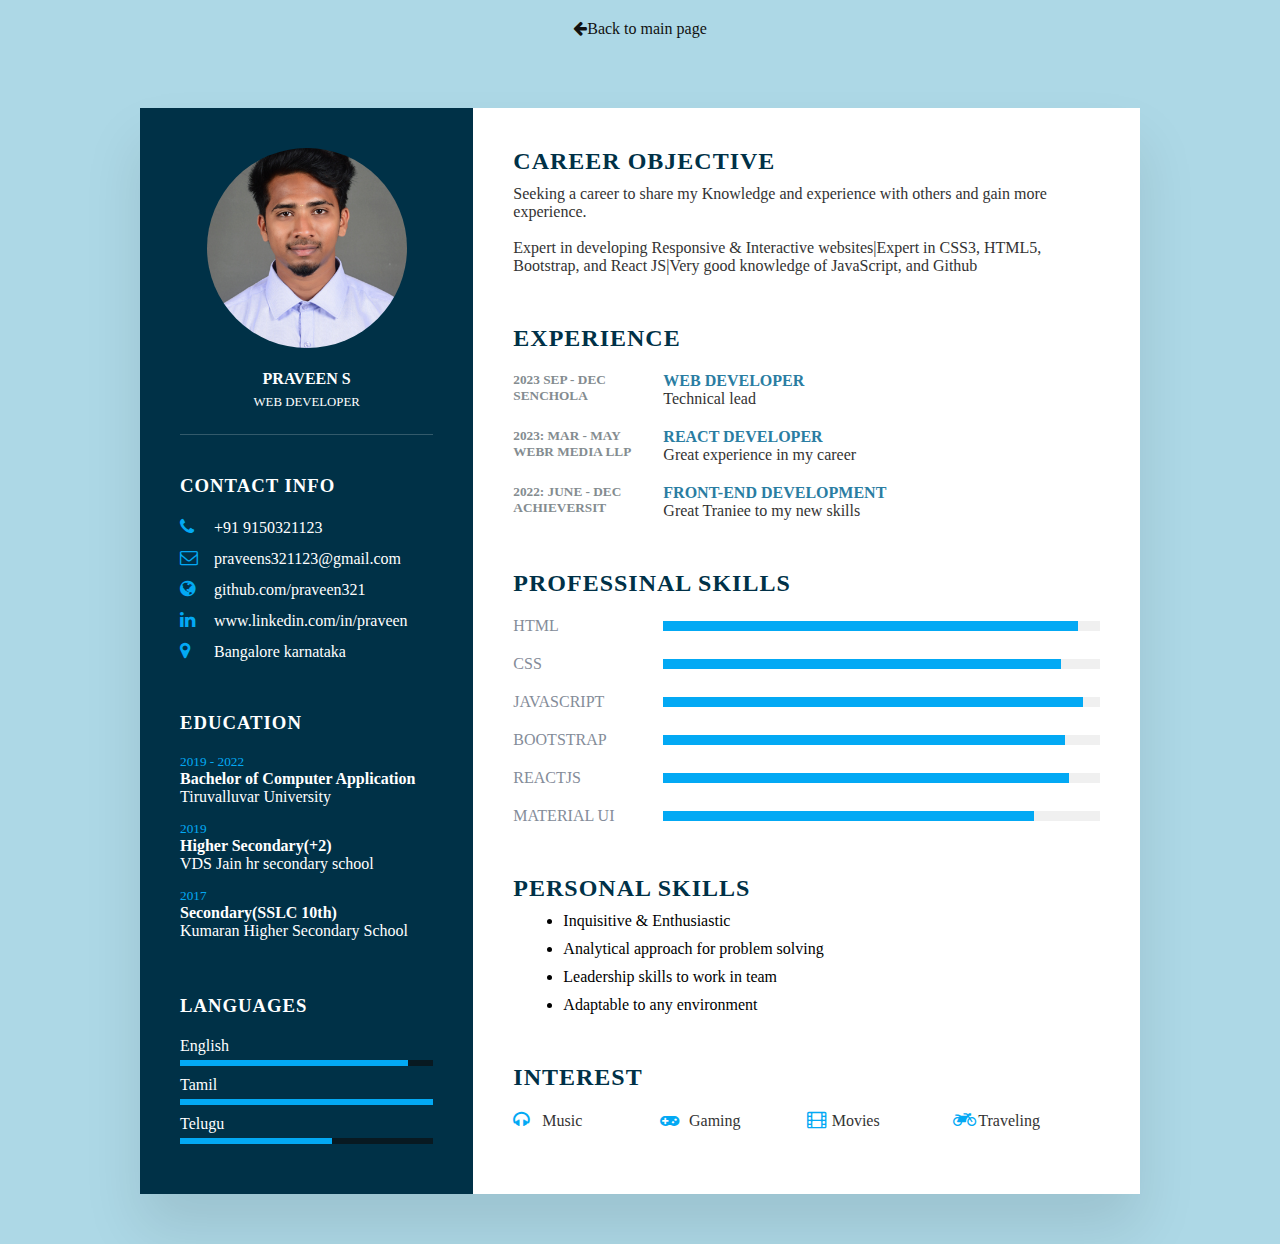
<file: cv/index.html>
<!DOCTYPE html>
<html lang="en">
<head>
    <meta charset="UTF-8">
    <meta http-equiv="X-UA-Compatible" content="IE=edge">
    <meta name="viewport" content="width=device-width, initial-scale=1.0">
    <title>Resume</title>
    <link rel="stylesheet" href="./style.css">
    <link rel="stylesheet" href="https://cdnjs.cloudflare.com/ajax/libs/font-awesome/4.7.0/css/font-awesome.css" integrity="sha512-5A8nwdMOWrSz20fDsjczgUidUBR8liPYU+WymTZP1lmY9G6Oc7HlZv156XqnsgNUzTyMefFTcsFH/tnJE/+xBg==" crossorigin="anonymous" referrerpolicy="no-referrer" />
</head>
<body>
<a href="../index.html" class="mainWebsite"><i class="fa fa-arrow-left" aria-hidden="true"></i>Back to main page</a>
<div class="container">
  <div class="left_side">
            
    <div class="profileText">
      <div class="imgBx">
       <img src="./images/mine-1.jpg" alt="mine-1" width="250px">
      </div>
      <h2>Praveen S<br><span>Web Developer</span></h2>
    </div>

    <div class="contactInfo ">
        <h3 class="title">Contact Info</h3>

        <ul>
            <li>
                <span class="icon"><i class="fa fa-phone" aria-hidden="true"></i></span>
                <span class="text">+91 9150321123</span>
            </li>
            <li>
                <span class="icon"><i class="fa fa-envelope-o" aria-hidden="true"></i></span>
                <span class="text">praveens321123@gmail.com</span>
            </li>
            <li>
                <span class="icon"><i class="fa fa-globe" aria-hidden="true"></i></span>
                <span class="text">github.com/praveen321</span>
            </li>
            <li>
                <span class="icon"><i class="fa fa-linkedin" aria-hidden="true"></i></span>
                <span class="text">www.linkedin.com/in/praveen</span>
            </li>
            <li>
                <span class="icon"><i class="fa fa-map-marker" aria-hidden="true"></i></span>
                <span class="text">Bangalore karnataka</span>
            </li>
        </ul>
    </div>

    <div class="contactInfo Education">
        <h3 class="title">Education</h3>

        <ul>
            <li>
                <h5>2019 - 2022</h5>
                <h4>Bachelor of Computer Application</h4>
                <h4>Tiruvalluvar University </h4>
            </li>

            <li>
                <h5>2019</h5>
                <h4>Higher Secondary(+2)</h4>
                <h4>VDS Jain hr secondary school</h4>
            </li>

            <li>
                <h5>2017</h5>
                <h4>Secondary(SSLC 10th)</h4>
                <h4>Kumaran Higher Secondary School</h4>
            </li>
        </ul>
    </div>

    
    <div class="contactInfo language">
        <h3 class="title">languages</h3>
        <ul>
          <li> 
            <span class="text">English</span>
            <span class="percent">
                <div style="width:90%;"></div>
            </span>
          </li>
          <li> 
            <span class="text">Tamil</span>
            <span class="percent">
                <div style="width:100%;"></div>
            </span>
          </li>
           <li> 
            <span class="text">Telugu</span>
            <span class="percent">
                <div style="width:60%;"></div>
            </span>
          </li>
           
        </ul>
    </div>
  </div>

   <div class="right_side">
         <div class="about">
            <h2 class="title2">Career Objective</h2>
              <p>Seeking a career to share my Knowledge and
                experience with others and gain more experience.</p><br>

              <p>Expert in developing Responsive & Interactive websites|Expert in CSS3, HTML5, Bootstrap, and React JS|Very good knowledge of JavaScript, and Github</p>
         </div>

         <div class="about">
            <h2 class="title2">Experience</h2>
						<div class="box">
							<div class="year_company">
									<h5>2023 Sep - Dec</h5>
									<h5>Senchola</h5>
							</div>
							<div class="text">
									<h4>Web Developer</h4>
									<p>Technical lead</p>
							</div>
					 </div>
            <div class="box">
            <div class="year_company">
                <h5>2023: Mar - May</h5>
                <h5>Webr Media LLP</h5>
            </div>
            <div class="text">
                <h4>React Developer</h4>
                <p>Great experience in my career</p>
            </div>
         </div>
         <div class="box">
            <div class="year_company">
                <h5>2022: June - Dec</h5>
                <h5>AchieversIT</h5>
            </div>
            <div class="text">
                <h4>Front-end Development</h4>
                <p>Great Traniee to my new skills</p>
            </div>
         </div>
        </div>

        <div class="about skills">
         <h2 class="title2">Professinal Skills</h2>
         <div class="box">
            <h4>HTML</h4>
            <div class="percent">
                <div style="width: 95%;"></div>
            </div>
         </div>
         <div class="box">
            <h4>CSS</h4>
            <div class="percent">
                <div style="width: 91%;"></div>
            </div>
         </div>
         <div class="box">
            <h4>Javascript</h4>
            <div class="percent">
                <div style="width: 96%;"></div>
            </div>
         </div>
         <div class="box">
            <h4>Bootstrap</h4>
            <div class="percent">
                <div style="width: 92%;"></div>
            </div>
         </div>
         <div class="box">
            <h4>Reactjs</h4>
            <div class="percent">
                <div style="width: 93%;"></div>
            </div>
         </div>
         <div class="box">
          <h4>Material UI</h4>
          <div class="percent">
              <div style="width: 85%;"></div>
          </div>
       </div>
        </div>

        <div class="Personal-skills">
            <h2 class="title2">Personal Skills</h2>
            <ul>
                <li>Inquisitive & Enthusiastic</li>
                <li>Analytical approach for problem solving</li>
                <li>Leadership skills to work in team</li>
                <li>Adaptable to any environment</li>
            </ul>
        </div>

        <div class="about interest">
            <h2 class="title2">Interest</h2>
            <ul>
                <li><i class="fa fa-headphones" aria-hidden="true"></i> Music</li>
                <li><i class="fa fa-gamepad" aria-hidden="true"></i> Gaming</li>
                <li><i class="fa fa-film" aria-hidden="true"></i>Movies</li>
                <li><i class="fa fa-motorcycle" aria-hidden="true"></i>Traveling</li>
            </ul>
        </div>
  </div>
</div>
    
</body>
</html>
</file>
<file: cv/style.css>
*{
    padding: 0;
    margin: 0;
    box-sizing: border-box;
}

body{
    background: lightblue;
    display: flex;
    justify-content: center;
    align-items: center;
    flex-direction: column;
    min-height: 100vh;
}

.mainWebsite{
    margin: 20px 0;
    color: #111;
    text-decoration: none;
}

.container{
    position: relative;
    width: 100%;
    max-width: 1000px;
    min-height: 1000px;
    margin:50px;
    background: #fff;
    display: grid;
    grid-template-columns: 1fr 2fr;
    box-shadow: 0 35px 55px rgba(0,0,0,0.1);
}

.container .left_side{
    position: relative;
    background: #003147;
    padding: 40px;
}


.profileText{
    position: relative;
    display: flex;
    flex-direction: column;
    align-items: center;
    padding-bottom: 20px;
    border-bottom: 1px solid rgba(255,255,255,0.2);
}

.profileText .imgBx{
    position: relative;
    width: 200px;
    height: 200px;
    border-radius: 50%;
    overflow: hidden;
}

.profileText .imgBx img{
    position: absolute;
    top: 0;
    left: 0;
    width: 100%;
    height: 100%;
    object-fit: cover;
}

.profileText h2{
    color: #fff;
    font-size: 1em;
    margin-top: 20px;
    text-transform: uppercase;
    text-align: center;
    font-weight: 600;
    line-height: 1.4em;
}

.profileText h2 span{
    font-size: 0.8em;
    font-weight: 300;
}

.contactInfo{
    padding-top: 40px;
}

.title{
    color: #fff;
    text-transform: uppercase;
    font-weight: 600;
    letter-spacing: 1px;
    margin-bottom: 20px;

}

.contactInfo ul{
    position: relative;
}

.contactInfo ul li{
    position: relative;
    list-style: none;
    margin: 10px 0;
    cursor: pointer;
}

.contactInfo ul li .icon{
    display: inline-block;
    width: 30px;
    font-size: 18px;
    color: #03a9f4;
}

.contactInfo ul li span{
    color: #fff;
    font-weight: 300;
}

.contactInfo.Education li{
    margin-bottom: 15px;
}

.contactInfo.Education h5{
    color: #03a9f4;
    font-weight: 500;
}

.contactInfo.Education h4:nth-child(2){
    color: #fff;
    font-weight: 600;
}

.contactInfo.Education h4{
    color: #fff;
    font-weight: 100;
}

.contactInfo.language .percent{
    position: relative;
    width: 100%;
    height: 6px;
    background: #081921;
    display: block;
    margin-top: 5px;
}

.contactInfo.language .percent div{
     position:absolute;
     top: 0;
     left: 0;
     height: 100%;
     background: #03a9f4;
}




.container .right_side{
    position: relative;
    background: #fff ;
    padding: 40px;
}

.about{
    margin-bottom: 50px;
}
.about:last-child{
    margin-bottom: 0;
}

.title2{
    color: #003147;
    text-transform: uppercase;
    letter-spacing: 1px;
    margin-bottom: 10px;
}

p{
    color: #333;
}

.about .box{
    display: flex;
    flex-direction: row;
    margin: 20px 0;
}

.about .box .year_company{
    min-width: 150px;
}
.about .box .year_company h5{
    text-transform: uppercase;
    color: #848c90;
    font-weight: 600;
}

.about .box .text h4{
    text-transform: uppercase;
    color: #2a7da2;
    font-size: 16px;
}

.Personal-skills ul li{
    margin-left: 50px;
    margin-bottom: 10px;
}
.Personal-skills{
    margin: 50px 0;
}

.skills .box{
    position: relative;
    width: 100%;
    display: grid;
    grid-template-columns: 150px 1fr;
    justify-content: center;
    align-items: center;
}

.skills .box h4{
    text-transform: uppercase;
    color: #848c99;
    font-weight: 500;
}
.skills .box .percent{
    position: relative;
    width: 100%;
    height: 10px;
    background: #f0f0f0;
}

.skills .box .percent div{
    position: absolute;
    top: 0;
    left: 0;
    height: 100%;
    background: #03a9f4;
}

.interest ul{
    display: grid;
    grid-template-columns: repeat(4,1fr);
}

.interest ul li{
    list-style: none;
    color: #333;
    font-weight: 500;
    margin: 10px 0;
}
.interest ul li .fa{
    color: #03a9f4;
    font-size: 18px;
    width: 20px;
   margin-right: 5px;
}

@media (max-width:1000px){
    .container{
        margin: 10px;
        grid-template-columns: repeat(1,1fr);
    }
    .interest ul{
        grid-template-columns: repeat(2,1fr);
    }
}

@media (max-width:600px){
    .about .box{
        flex-direction: column;

    }
    .about .box .year_company{
        margin-bottom: 5px;
    }
    .interest ul{
        grid-template-columns: repeat(1,1fr);
    }
    .skills .box{
        grid-template-columns: repeat(1,1fr);
    }
}
</file>
